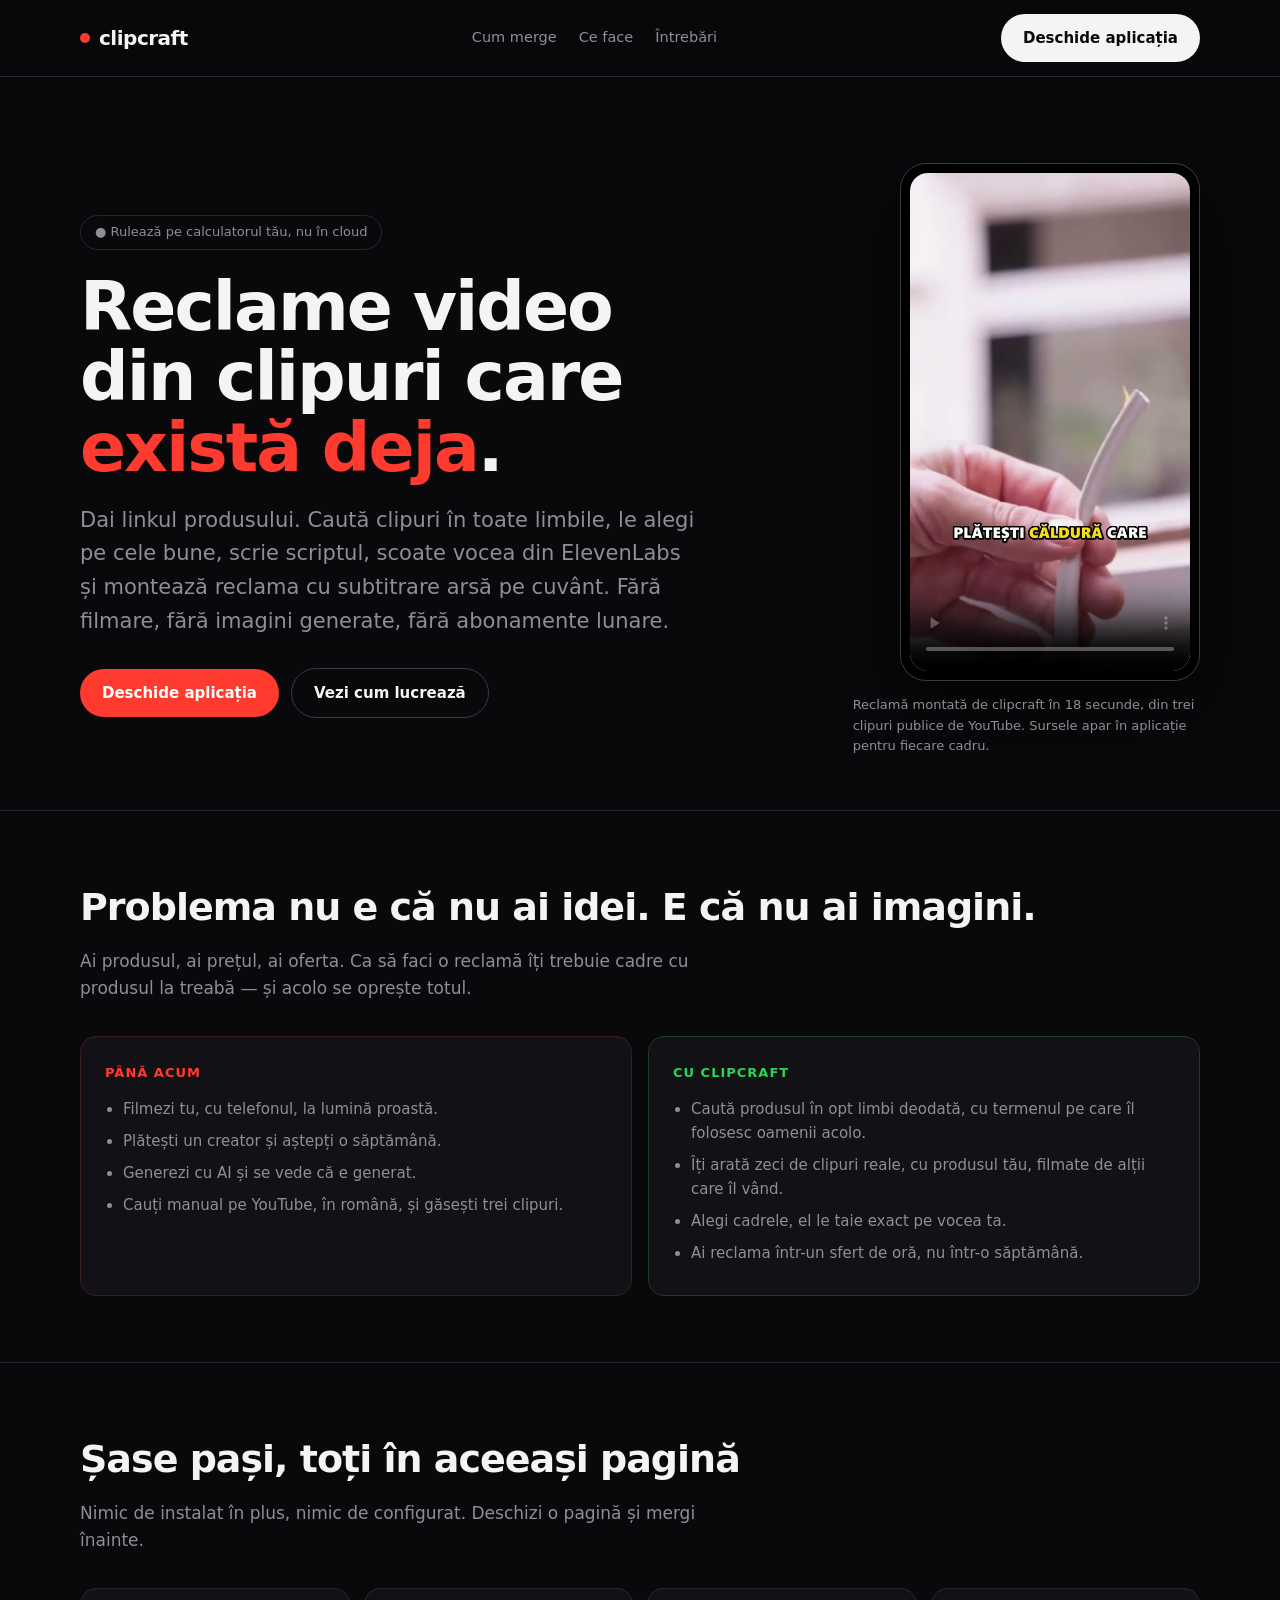
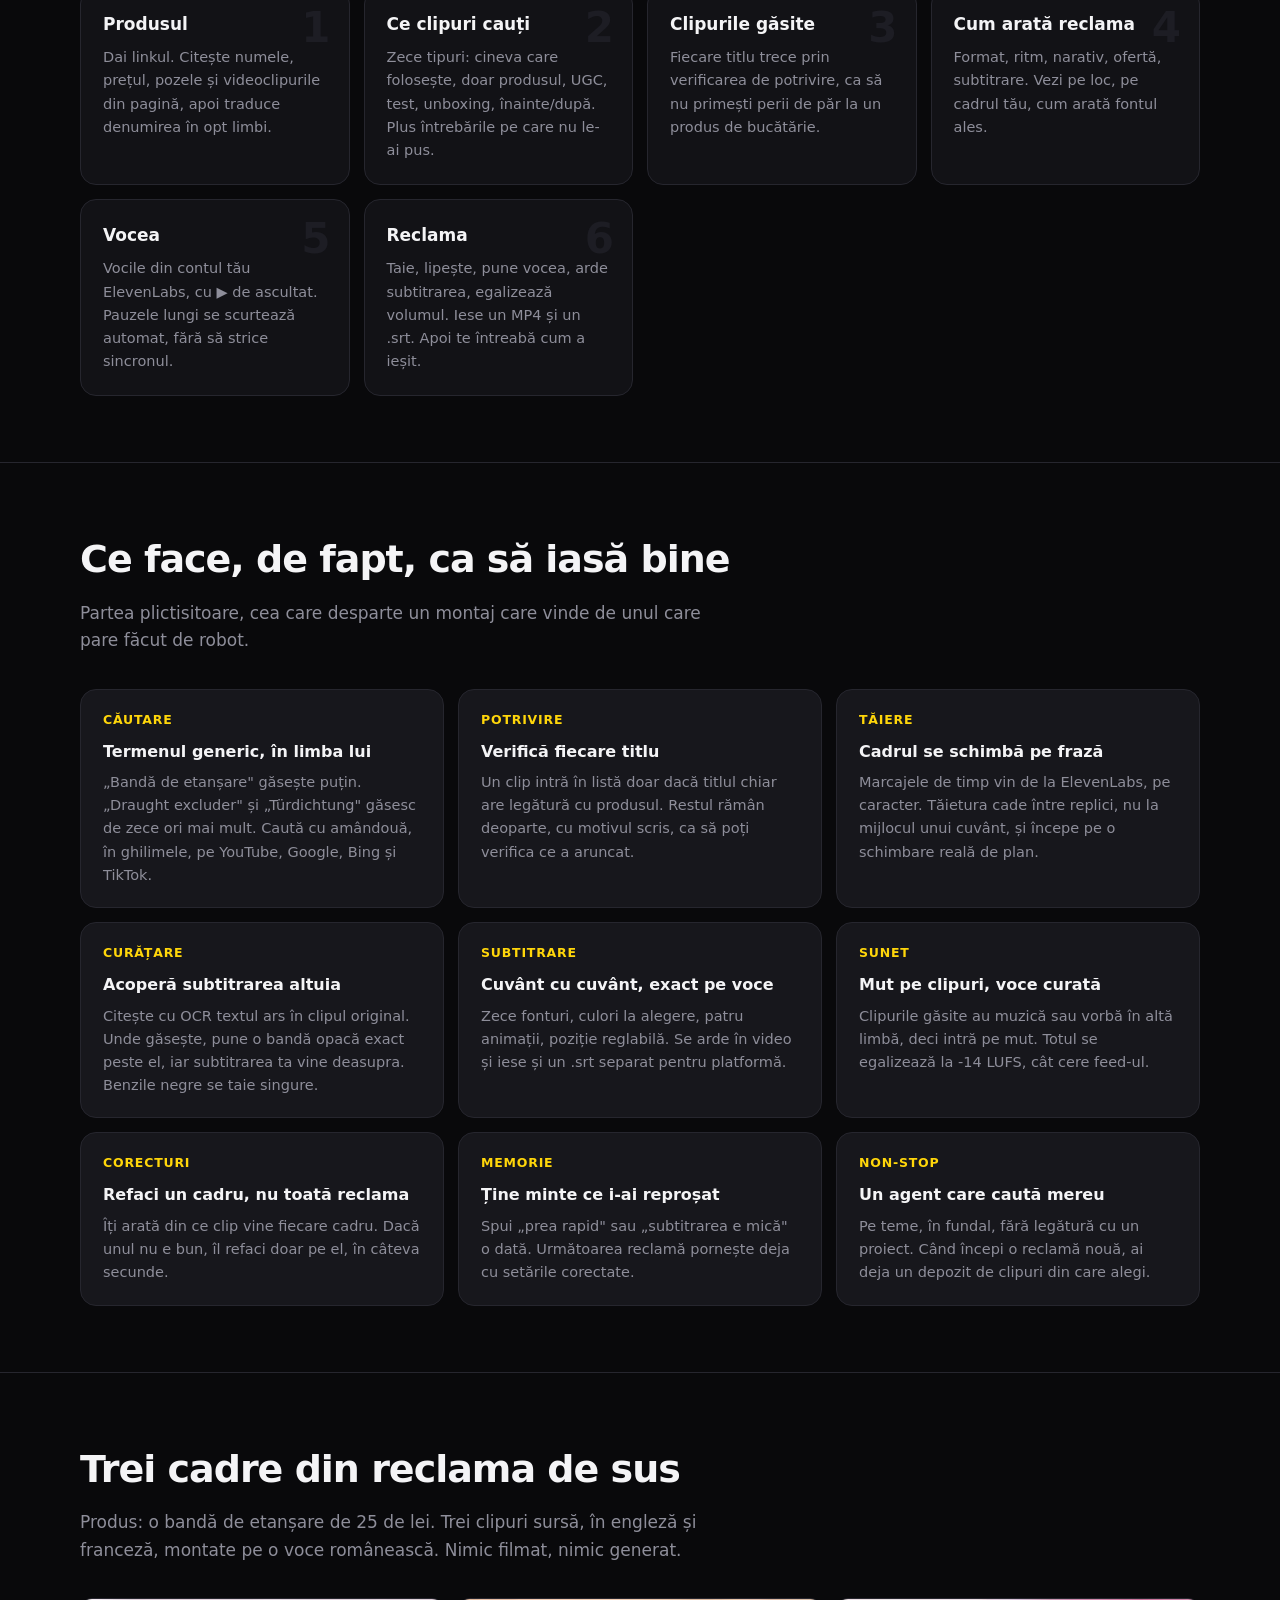
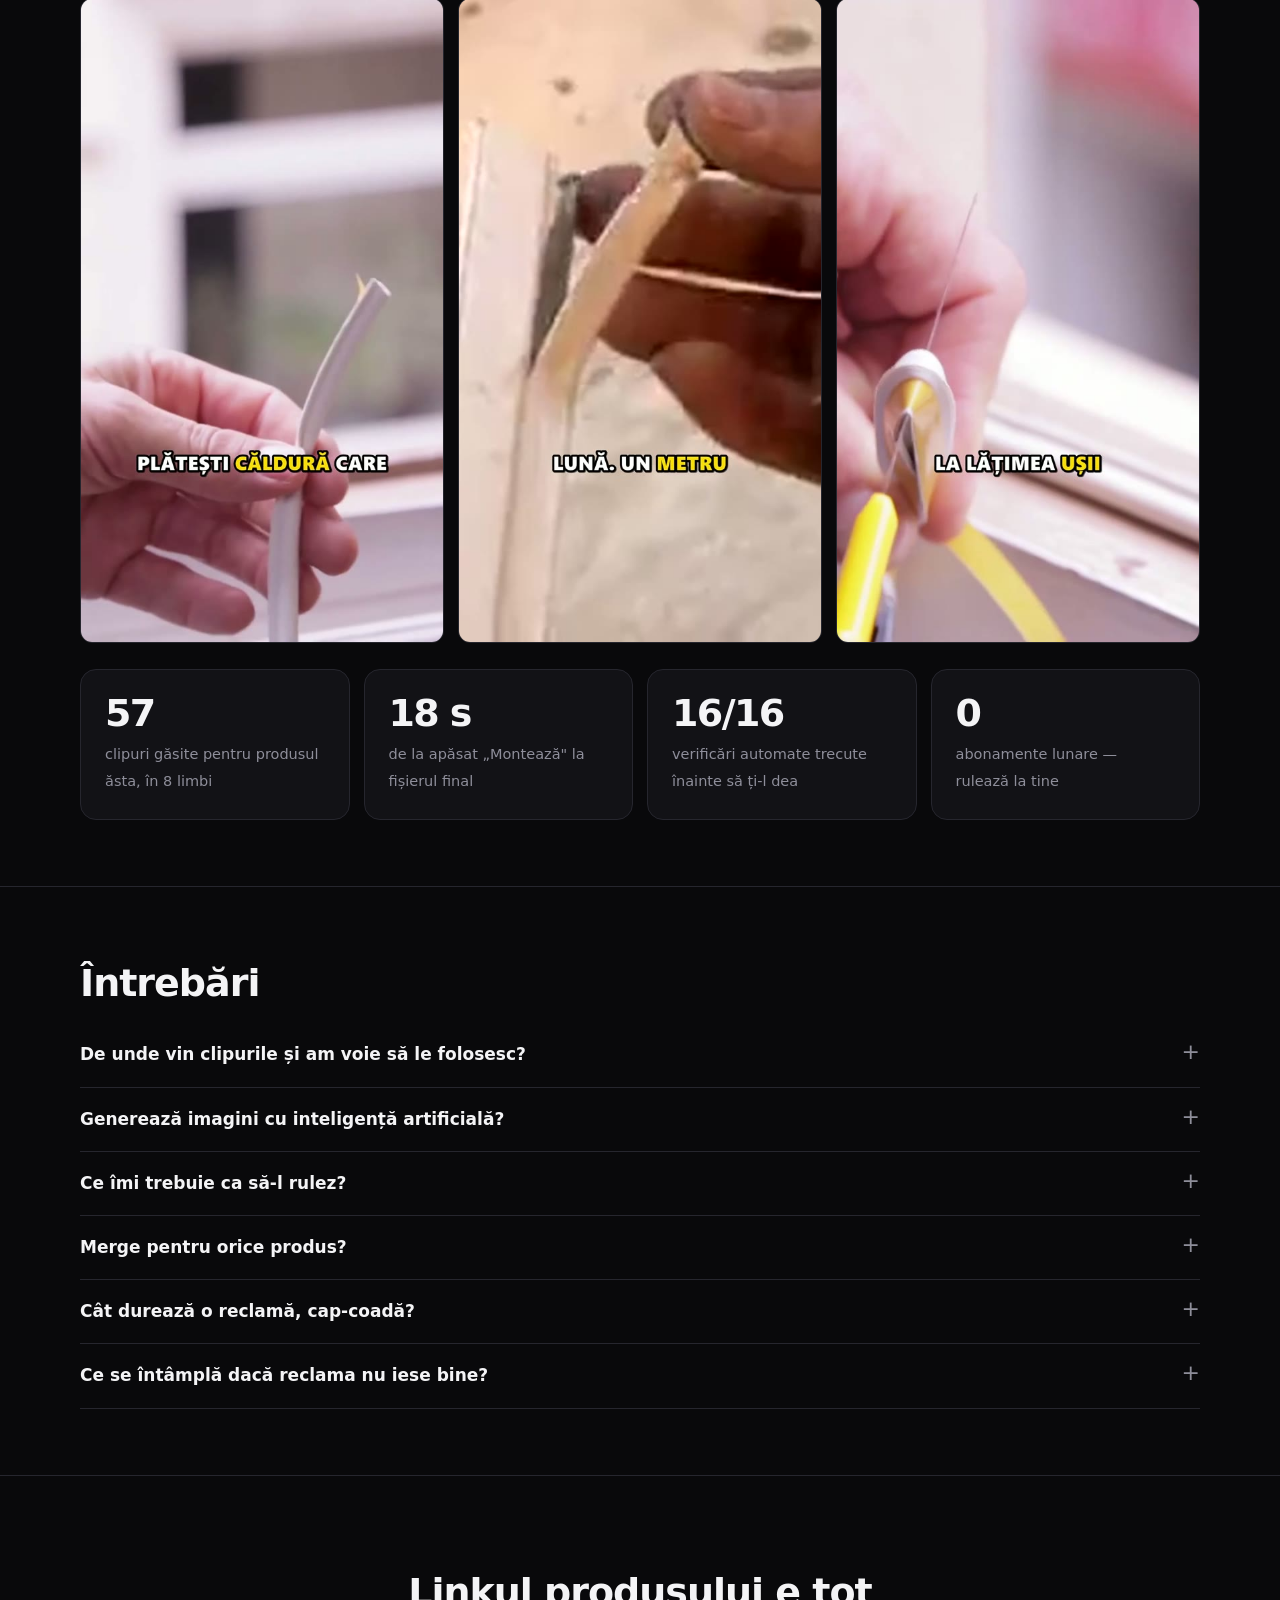
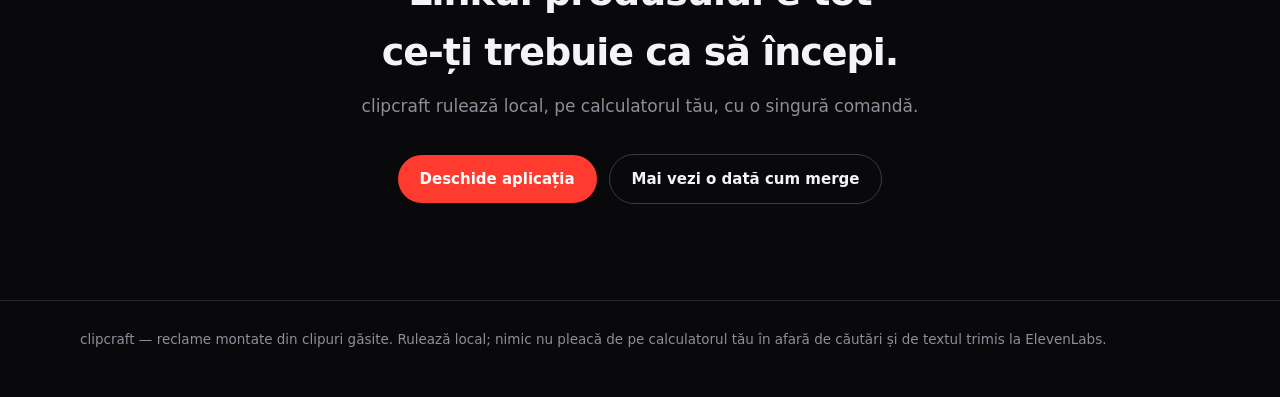
<file: prezentare.html>
<!doctype html>
<html lang="ro">
<head>
<meta charset="utf-8" />
<meta name="viewport" content="width=device-width, initial-scale=1" />
<title>clipcraft — reclame video din clipuri care există deja</title>
<meta name="description" content="Dai linkul produsului. Caută clipuri în toate limbile, le alegi, scrie scriptul, scoate vocea din ElevenLabs și montează reclama cu subtitrare arsă. Nu generează imagini: taie și lipește ce există." />
<meta property="og:title" content="clipcraft — reclame video din clipuri care există deja" />
<meta property="og:description" content="De la linkul produsului la reclama montată, în câteva minute. Fără filmare, fără imagini generate." />
<meta property="og:type" content="website" />
<style>
  :root {
    --fundal: #09090b;
    --panou: #121216;
    --panou-2: #17171c;
    --linie: #26262e;
    --linie-tare: #3a3a46;
    --text: #f4f4f6;
    --mut: #8e8e9a;
    --accent: #ff3b30;
    --verde: #30d158;
    --galben: #ffd60a;
    --radius: 16px;
  }
  * { box-sizing: border-box; }
  html { scroll-behavior: smooth; }
  body {
    margin: 0;
    background: var(--fundal);
    color: var(--text);
    font-family: "Segoe UI", system-ui, -apple-system, sans-serif;
    font-size: 17px;
    line-height: 1.6;
    -webkit-font-smoothing: antialiased;
  }
  a { color: inherit; }
  .lat { width: min(1120px, 92vw); margin: 0 auto; }
  header {
    position: sticky; top: 0; z-index: 10;
    backdrop-filter: blur(12px);
    background: rgba(9, 9, 11, 0.82);
    border-bottom: 1px solid var(--linie);
  }
  .bara { display: flex; align-items: center; justify-content: space-between; padding: 14px 0; }
  .marca { font-weight: 800; font-size: 20px; letter-spacing: -0.5px; display: flex; align-items: center; gap: 9px; }
  .punct { width: 10px; height: 10px; border-radius: 50%; background: var(--accent); }
  .nav { display: flex; gap: 22px; font-size: 14.5px; color: var(--mut); }
  .nav a { text-decoration: none; }
  .nav a:hover { color: var(--text); }
  .buton {
    display: inline-block; background: var(--text); color: #09090b; text-decoration: none;
    padding: 12px 22px; border-radius: 999px; font-weight: 700; font-size: 15px; border: 0;
  }
  .buton.rosu { background: var(--accent); color: #fff; }
  .buton.gol { background: transparent; color: var(--text); border: 1px solid var(--linie-tare); }

  .erou { padding: 86px 0 40px; }
  .eticheta {
    display: inline-flex; align-items: center; gap: 8px; font-size: 13px; color: var(--mut);
    border: 1px solid var(--linie); border-radius: 999px; padding: 6px 14px; margin-bottom: 22px;
  }
  h1 {
    font-size: clamp(36px, 6.2vw, 68px); line-height: 1.04; letter-spacing: -2px;
    margin: 0 0 20px; font-weight: 800; max-width: 16ch;
  }
  h1 em { font-style: normal; color: var(--accent); }
  .subtitlu { font-size: clamp(17px, 2.2vw, 21px); color: var(--mut); max-width: 56ch; margin: 0 0 30px; }
  .actiuni { display: flex; gap: 12px; flex-wrap: wrap; align-items: center; }
  .erou-grid { display: grid; grid-template-columns: minmax(0, 1.15fr) minmax(0, 0.85fr); gap: 46px; align-items: center; }
  .telefon {
    border: 1px solid var(--linie-tare); border-radius: 26px; padding: 9px; background: #000;
    box-shadow: 0 30px 80px rgba(0, 0, 0, 0.6); max-width: 300px; margin-left: auto;
  }
  .telefon video { width: 100%; display: block; border-radius: 18px; background: #000; }

  section { padding: 66px 0; border-top: 1px solid var(--linie); }
  h2 { font-size: clamp(26px, 3.6vw, 38px); letter-spacing: -1px; margin: 0 0 10px; font-weight: 800; }
  .intro { color: var(--mut); max-width: 58ch; margin: 0 0 34px; }

  .fata-in-fata { display: grid; grid-template-columns: repeat(auto-fit, minmax(290px, 1fr)); gap: 16px; }
  .cutie { background: var(--panou); border: 1px solid var(--linie); border-radius: var(--radius); padding: 22px 24px; }
  .cutie.rea { border-color: #3b1f1f; }
  .cutie.buna { border-color: #1f3b26; }
  .cutie h3 { margin: 0 0 12px; font-size: 16px; letter-spacing: -0.2px; }
  .cutie ul { margin: 0; padding-left: 18px; color: var(--mut); font-size: 15px; }
  .cutie li { margin-bottom: 8px; }
  .semn { font-size: 13px; text-transform: uppercase; letter-spacing: 1px; font-weight: 700; }
  .rea .semn { color: var(--accent); }
  .buna .semn { color: var(--verde); }

  .pasi { display: grid; grid-template-columns: repeat(auto-fit, minmax(260px, 1fr)); gap: 14px; counter-reset: pas; }
  .pas { background: var(--panou); border: 1px solid var(--linie); border-radius: var(--radius); padding: 22px; position: relative; }
  .pas::before {
    counter-increment: pas; content: counter(pas);
    position: absolute; top: 18px; right: 20px; font-size: 42px; font-weight: 800;
    color: #1d1d24; letter-spacing: -2px; line-height: 1;
  }
  .pas h3 { margin: 0 0 8px; font-size: 17px; }
  .pas p { margin: 0; color: var(--mut); font-size: 14.5px; }

  .functii { display: grid; grid-template-columns: repeat(auto-fit, minmax(270px, 1fr)); gap: 14px; }
  .functie { background: var(--panou-2); border: 1px solid var(--linie); border-radius: var(--radius); padding: 20px 22px; }
  .functie h3 { margin: 0 0 7px; font-size: 16px; }
  .functie p { margin: 0; color: var(--mut); font-size: 14.5px; }
  .functie .cheie { color: var(--galben); font-size: 12.5px; text-transform: uppercase; letter-spacing: 0.8px; font-weight: 700; display: block; margin-bottom: 9px; }

  .cifre { display: grid; grid-template-columns: repeat(auto-fit, minmax(180px, 1fr)); gap: 14px; }
  .cifra { background: var(--panou); border: 1px solid var(--linie); border-radius: var(--radius); padding: 24px; }
  .cifra b { display: block; font-size: 38px; letter-spacing: -1.6px; font-weight: 800; line-height: 1; margin-bottom: 8px; }
  .cifra span { color: var(--mut); font-size: 14.5px; }

  .cadre { display: grid; grid-template-columns: repeat(auto-fit, minmax(170px, 1fr)); gap: 14px; }
  .cadre img { width: 100%; border-radius: 12px; border: 1px solid var(--linie); display: block; }

  details { border-bottom: 1px solid var(--linie); padding: 18px 0; }
  details summary { cursor: pointer; font-weight: 600; font-size: 17px; list-style: none; display: flex; justify-content: space-between; gap: 16px; }
  details summary::-webkit-details-marker { display: none; }
  details summary::after { content: "+"; color: var(--mut); font-weight: 400; font-size: 22px; line-height: 1; }
  details[open] summary::after { content: "–"; }
  details p { color: var(--mut); margin: 12px 0 0; max-width: 72ch; }

  .final { text-align: center; padding: 86px 0 96px; }
  .final h2 { max-width: 20ch; margin-inline: auto; }
  footer { border-top: 1px solid var(--linie); padding: 28px 0 46px; color: var(--mut); font-size: 13.5px; }
  .surse { color: var(--mut); font-size: 13px; margin-top: 14px; max-width: 42ch; margin-left: auto; }
  .surse a { color: #8fb4ff; }

  @media (max-width: 860px) {
    .erou-grid { grid-template-columns: 1fr; gap: 34px; }
    .telefon { margin: 0 auto; }
    .surse { margin-inline: auto; text-align: center; }
    .nav { display: none; }
  }
</style>
</head>
<body>

<header>
  <div class="lat bara">
    <div class="marca"><span class="punct"></span> clipcraft</div>
    <nav class="nav">
      <a href="#cum">Cum merge</a>
      <a href="#ce-face">Ce face</a>
      <a href="#intrebari">Întrebări</a>
    </nav>
    <a class="buton" href="/">Deschide aplicația</a>
  </div>
</header>

<main>
  <div class="lat erou">
    <div class="erou-grid">
      <div>
        <span class="eticheta">● Rulează pe calculatorul tău, nu în cloud</span>
        <h1>Reclame video din clipuri care <em>există deja</em>.</h1>
        <p class="subtitlu">
          Dai linkul produsului. Caută clipuri în toate limbile, le alegi pe cele bune,
          scrie scriptul, scoate vocea din ElevenLabs și montează reclama cu subtitrare
          arsă pe cuvânt. Fără filmare, fără imagini generate, fără abonamente lunare.
        </p>
        <div class="actiuni">
          <a class="buton rosu" href="/">Deschide aplicația</a>
          <a class="buton gol" href="#cum">Vezi cum lucrează</a>
        </div>
      </div>
      <div>
        <div class="telefon">
          <video src="/static/media/demo.mp4" controls playsinline preload="metadata" poster="/static/media/cadru-1.0.jpg"></video>
        </div>
        <p class="surse">
          Reclamă montată de clipcraft în 18 secunde, din trei clipuri publice de YouTube.
          Sursele apar în aplicație pentru fiecare cadru.
        </p>
      </div>
    </div>
  </div>

  <section id="problema">
    <div class="lat">
      <h2>Problema nu e că nu ai idei. E că nu ai imagini.</h2>
      <p class="intro">
        Ai produsul, ai prețul, ai oferta. Ca să faci o reclamă îți trebuie cadre cu produsul la treabă —
        și acolo se oprește totul.
      </p>
      <div class="fata-in-fata">
        <div class="cutie rea">
          <h3><span class="semn">Până acum</span></h3>
          <ul>
            <li>Filmezi tu, cu telefonul, la lumină proastă.</li>
            <li>Plătești un creator și aștepți o săptămână.</li>
            <li>Generezi cu AI și se vede că e generat.</li>
            <li>Cauți manual pe YouTube, în română, și găsești trei clipuri.</li>
          </ul>
        </div>
        <div class="cutie buna">
          <h3><span class="semn">Cu clipcraft</span></h3>
          <ul>
            <li>Caută produsul în opt limbi deodată, cu termenul pe care îl folosesc oamenii acolo.</li>
            <li>Îți arată zeci de clipuri reale, cu produsul tău, filmate de alții care îl vând.</li>
            <li>Alegi cadrele, el le taie exact pe vocea ta.</li>
            <li>Ai reclama într-un sfert de oră, nu într-o săptămână.</li>
          </ul>
        </div>
      </div>
    </div>
  </section>

  <section id="cum">
    <div class="lat">
      <h2>Șase pași, toți în aceeași pagină</h2>
      <p class="intro">Nimic de instalat în plus, nimic de configurat. Deschizi o pagină și mergi înainte.</p>
      <div class="pasi">
        <div class="pas">
          <h3>Produsul</h3>
          <p>Dai linkul. Citește numele, prețul, pozele și videoclipurile din pagină, apoi traduce denumirea în opt limbi.</p>
        </div>
        <div class="pas">
          <h3>Ce clipuri cauți</h3>
          <p>Zece tipuri: cineva care folosește, doar produsul, UGC, test, unboxing, înainte/după. Plus întrebările pe care nu le-ai pus.</p>
        </div>
        <div class="pas">
          <h3>Clipurile găsite</h3>
          <p>Fiecare titlu trece prin verificarea de potrivire, ca să nu primești perii de păr la un produs de bucătărie.</p>
        </div>
        <div class="pas">
          <h3>Cum arată reclama</h3>
          <p>Format, ritm, narativ, ofertă, subtitrare. Vezi pe loc, pe cadrul tău, cum arată fontul ales.</p>
        </div>
        <div class="pas">
          <h3>Vocea</h3>
          <p>Vocile din contul tău ElevenLabs, cu ▶ de ascultat. Pauzele lungi se scurtează automat, fără să strice sincronul.</p>
        </div>
        <div class="pas">
          <h3>Reclama</h3>
          <p>Taie, lipește, pune vocea, arde subtitrarea, egalizează volumul. Iese un MP4 și un .srt. Apoi te întreabă cum a ieșit.</p>
        </div>
      </div>
    </div>
  </section>

  <section id="ce-face">
    <div class="lat">
      <h2>Ce face, de fapt, ca să iasă bine</h2>
      <p class="intro">Partea plictisitoare, cea care desparte un montaj care vinde de unul care pare făcut de robot.</p>
      <div class="functii">
        <div class="functie">
          <span class="cheie">Căutare</span>
          <h3>Termenul generic, în limba lui</h3>
          <p>„Bandă de etanșare" găsește puțin. „Draught excluder" și „Türdichtung" găsesc de zece ori mai mult. Caută cu amândouă, în ghilimele, pe YouTube, Google, Bing și TikTok.</p>
        </div>
        <div class="functie">
          <span class="cheie">Potrivire</span>
          <h3>Verifică fiecare titlu</h3>
          <p>Un clip intră în listă doar dacă titlul chiar are legătură cu produsul. Restul rămân deoparte, cu motivul scris, ca să poți verifica ce a aruncat.</p>
        </div>
        <div class="functie">
          <span class="cheie">Tăiere</span>
          <h3>Cadrul se schimbă pe frază</h3>
          <p>Marcajele de timp vin de la ElevenLabs, pe caracter. Tăietura cade între replici, nu la mijlocul unui cuvânt, și începe pe o schimbare reală de plan.</p>
        </div>
        <div class="functie">
          <span class="cheie">Curățare</span>
          <h3>Acoperă subtitrarea altuia</h3>
          <p>Citește cu OCR textul ars în clipul original. Unde găsește, pune o bandă opacă exact peste el, iar subtitrarea ta vine deasupra. Benzile negre se taie singure.</p>
        </div>
        <div class="functie">
          <span class="cheie">Subtitrare</span>
          <h3>Cuvânt cu cuvânt, exact pe voce</h3>
          <p>Zece fonturi, culori la alegere, patru animații, poziție reglabilă. Se arde în video și iese și un .srt separat pentru platformă.</p>
        </div>
        <div class="functie">
          <span class="cheie">Sunet</span>
          <h3>Mut pe clipuri, voce curată</h3>
          <p>Clipurile găsite au muzică sau vorbă în altă limbă, deci intră pe mut. Totul se egalizează la -14 LUFS, cât cere feed-ul.</p>
        </div>
        <div class="functie">
          <span class="cheie">Corecturi</span>
          <h3>Refaci un cadru, nu toată reclama</h3>
          <p>Îți arată din ce clip vine fiecare cadru. Dacă unul nu e bun, îl refaci doar pe el, în câteva secunde.</p>
        </div>
        <div class="functie">
          <span class="cheie">Memorie</span>
          <h3>Ține minte ce i-ai reproșat</h3>
          <p>Spui „prea rapid" sau „subtitrarea e mică" o dată. Următoarea reclamă pornește deja cu setările corectate.</p>
        </div>
        <div class="functie">
          <span class="cheie">Non-stop</span>
          <h3>Un agent care caută mereu</h3>
          <p>Pe teme, în fundal, fără legătură cu un proiect. Când începi o reclamă nouă, ai deja un depozit de clipuri din care alegi.</p>
        </div>
      </div>
    </div>
  </section>

  <section id="dovada">
    <div class="lat">
      <h2>Trei cadre din reclama de sus</h2>
      <p class="intro">
        Produs: o bandă de etanșare de 25 de lei. Trei clipuri sursă, în engleză și franceză,
        montate pe o voce românească. Nimic filmat, nimic generat.
      </p>
      <div class="cadre">
        <img src="/static/media/cadru-1.0.jpg" alt="Prim-plan cu banda de etanșare în mână, cu subtitrare galbenă" />
        <img src="/static/media/cadru-6.0.jpg" alt="Cadru din reclamă cu montajul benzii" />
        <img src="/static/media/cadru-11.0.jpg" alt="Cadru cu tăierea benzii la lățimea ușii" />
      </div>
      <div class="cifre" style="margin-top:26px">
        <div class="cifra"><b>57</b><span>clipuri găsite pentru produsul ăsta, în 8 limbi</span></div>
        <div class="cifra"><b>18 s</b><span>de la apăsat „Montează" la fișierul final</span></div>
        <div class="cifra"><b>16/16</b><span>verificări automate trecute înainte să ți-l dea</span></div>
        <div class="cifra"><b>0</b><span>abonamente lunare — rulează la tine</span></div>
      </div>
    </div>
  </section>

  <section id="intrebari">
    <div class="lat">
      <h2>Întrebări</h2>
      <details>
        <summary>De unde vin clipurile și am voie să le folosesc?</summary>
        <p>
          De pe YouTube, TikTok, din pagina produsului tău sau de la furnizor, și din căutarea web.
          Clipurile aparțin celor care le-au filmat, iar aplicația îți arată mereu sursa și canalul
          pentru fiecare cadru folosit. Cel mai curat, în ordine: videoclipul furnizorului tău,
          ce filmezi singur, materialul pentru care ai primit acordul, apoi restul. Decizia rămâne a ta,
          dar nu o iei pe nevăzute.
        </p>
      </details>
      <details>
        <summary>Generează imagini cu inteligență artificială?</summary>
        <p>
          Nu. Taie și lipește clipuri care există. Singurul lucru generat e vocea, în ElevenLabs,
          cu vocea pe care o alegi tu din contul tău.
        </p>
      </details>
      <details>
        <summary>Ce îmi trebuie ca să-l rulez?</summary>
        <p>
          Node, ffmpeg și yt-dlp — care se instalează o dată — plus o cheie ElevenLabs pentru voce.
          Nu are nicio dependență de npm și nu trimite nimic în cloud: proiectele, clipurile și
          reclamele stau în folderul tău.
        </p>
      </details>
      <details>
        <summary>Merge pentru orice produs?</summary>
        <p>
          Merge bine pentru produse fizice care se văd la treabă: casă, curățenie, bucătărie, auto,
          grădină, animale, scule. Pentru servicii sau software nu are ce să filmeze nimeni, deci
          găsește puțin.
        </p>
      </details>
      <details>
        <summary>Cât durează o reclamă, cap-coadă?</summary>
        <p>
          Căutarea durează două–patru minute, în funcție de câte limbi alegi. Descărcarea clipurilor,
          sub un minut. Vocea, câteva secunde. Montajul, în jur de douăzeci de secunde. Restul timpului
          e al tău: alegi cadrele și scrii scriptul.
        </p>
      </details>
      <details>
        <summary>Ce se întâmplă dacă reclama nu iese bine?</summary>
        <p>
          Te întreabă. Dacă e un singur cadru prost, îl refaci doar pe el. Dacă nu e bună deloc,
          o reface toată, cu alte momente din aceleași clipuri. Iar ce i-ai reproșat rămâne notat și
          schimbă setările cu care pornește data viitoare.
        </p>
      </details>
    </div>
  </section>

  <section class="final" id="final">
    <div class="lat">
      <h2>Linkul produsului e tot ce-ți trebuie ca să începi.</h2>
      <p class="intro" style="margin-inline:auto">
        clipcraft rulează local, pe calculatorul tău, cu o singură comandă.
      </p>
      <div class="actiuni" style="justify-content:center">
        <a class="buton rosu" href="/">Deschide aplicația</a>
        <a class="buton gol" href="#cum">Mai vezi o dată cum merge</a>
      </div>
    </div>
  </section>
</main>

<footer>
  <div class="lat">
    clipcraft — reclame montate din clipuri găsite. Rulează local; nimic nu pleacă de pe calculatorul tău
    în afară de căutări și de textul trimis la ElevenLabs.
  </div>
</footer>

</body>
</html>
</file>
